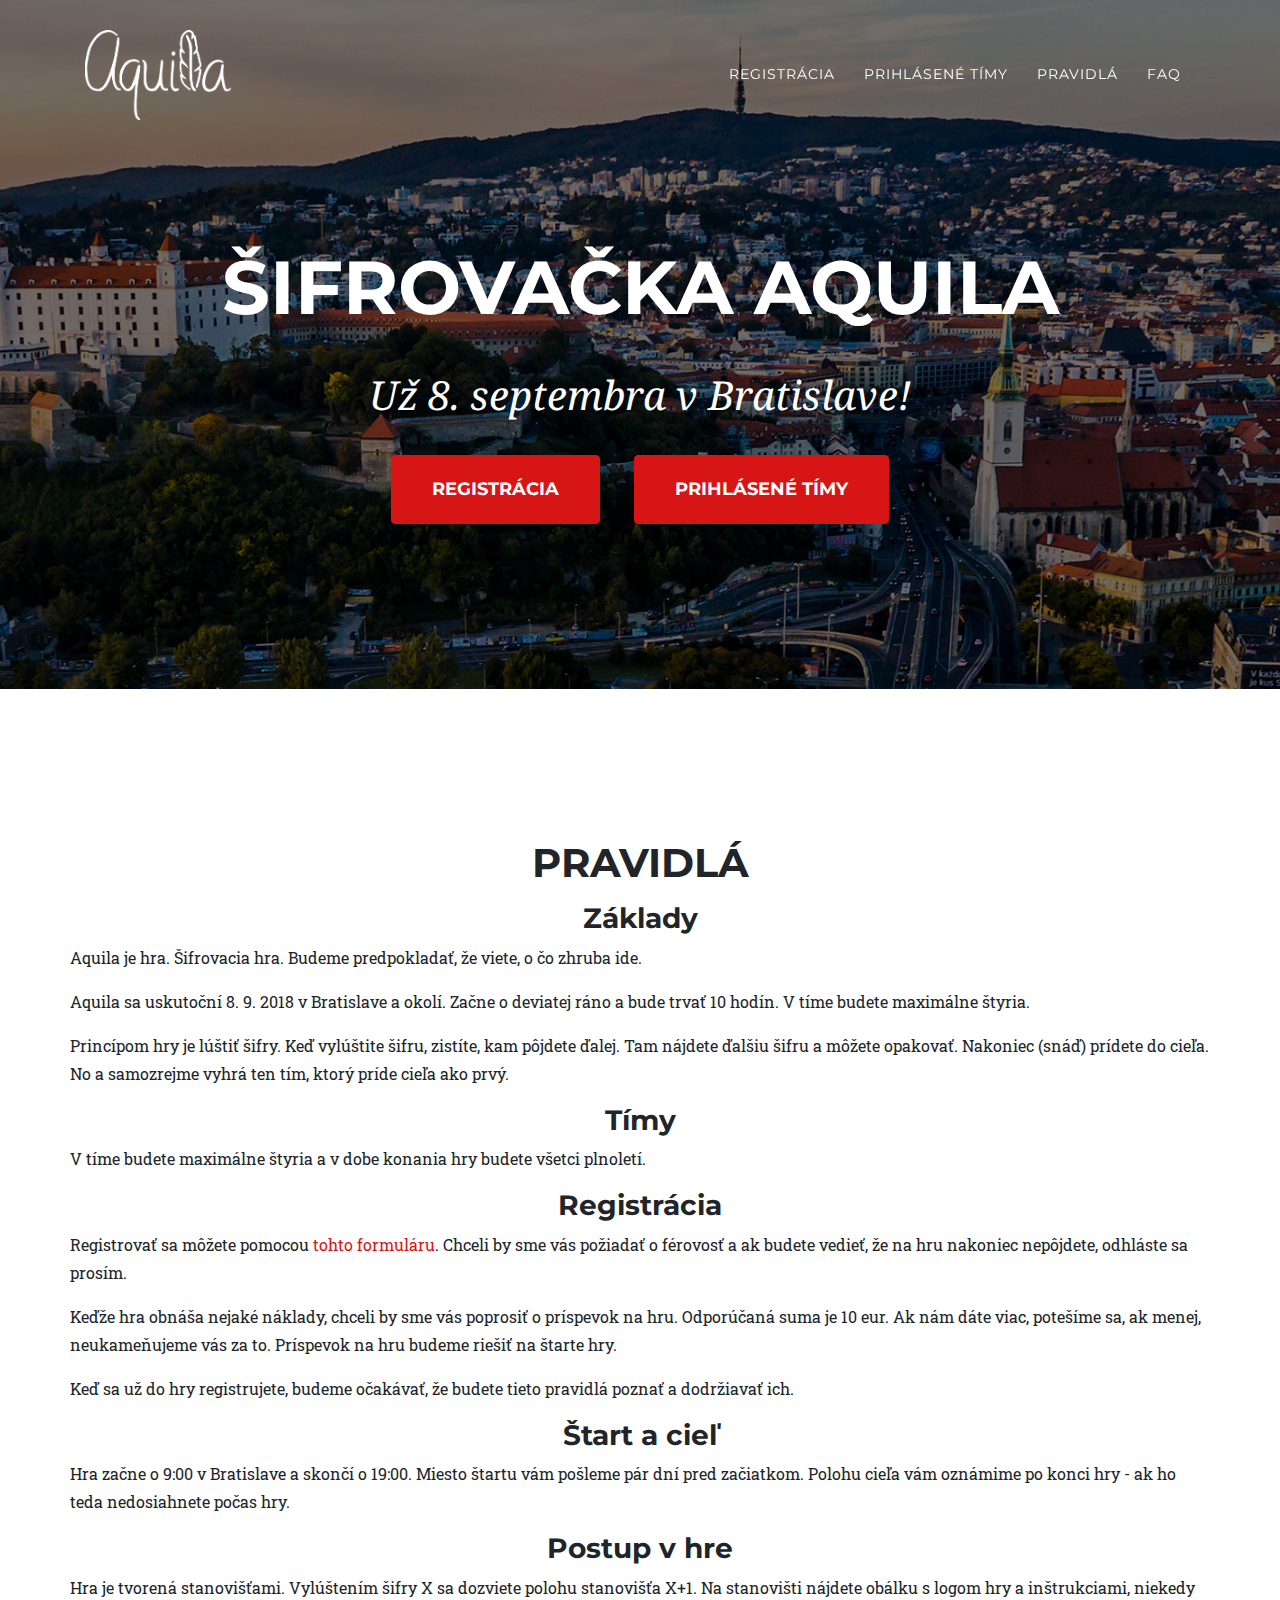
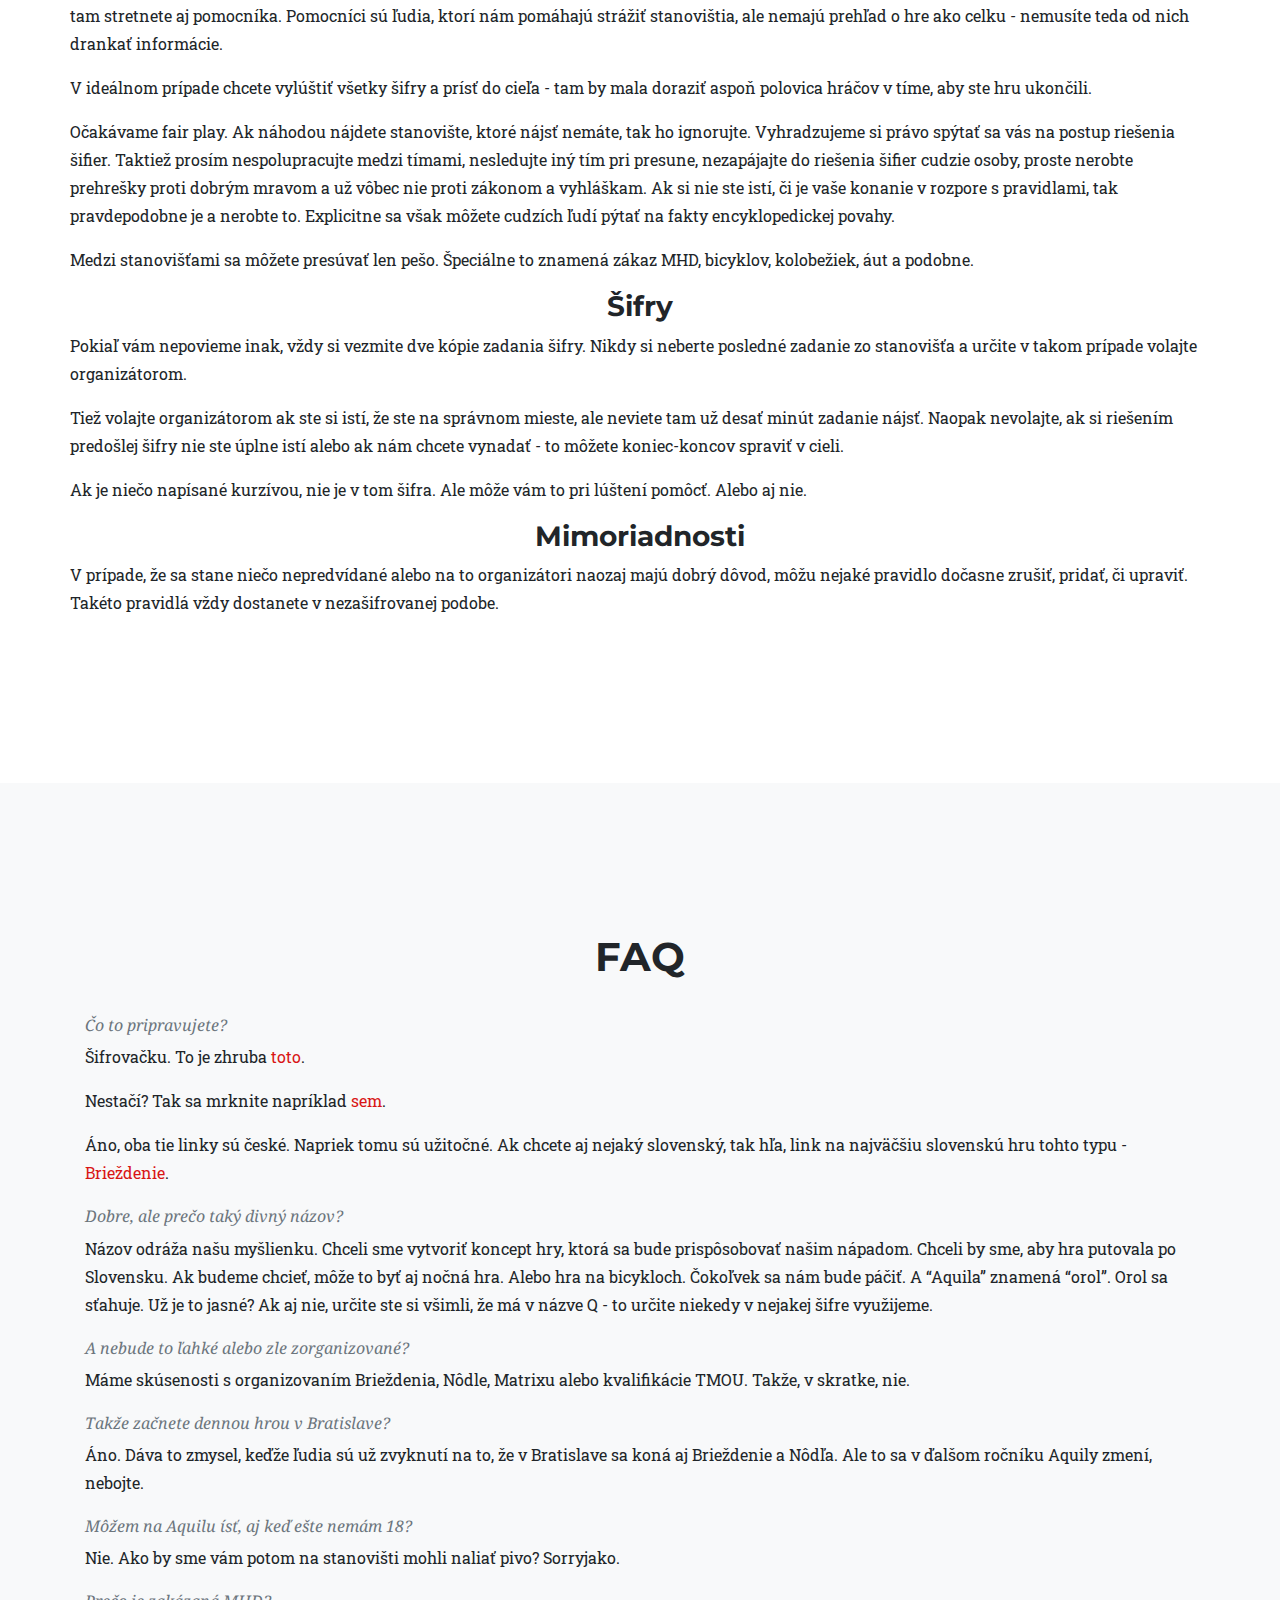
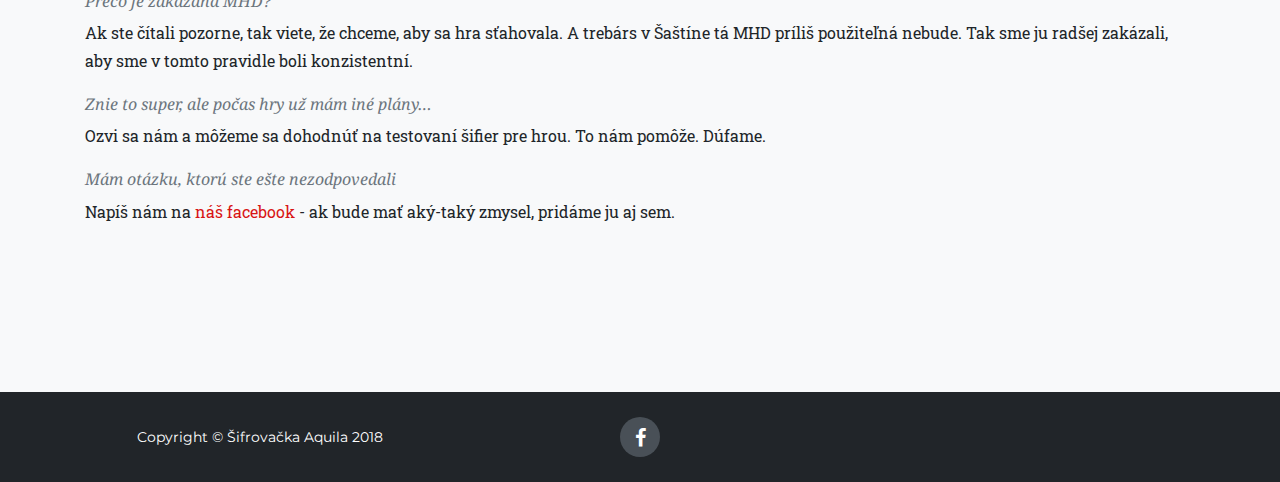
<file: index.html>
<!DOCTYPE html>
<html lang="en">

  <head>

    <meta charset="utf-8">
    <meta name="viewport" content="width=device-width, initial-scale=1, shrink-to-fit=no">
    <meta name="description" content="">
    <meta name="author" content="">

    <title>Šifrovačka Aquila</title>

    <link rel="shortcut icon" type="image/png" href="./img/logo/aquila-favicon.png"/>
    
    <!-- Bootstrap core CSS -->
    <link href="vendor/bootstrap/css/bootstrap.min.css" rel="stylesheet">

    <!-- Custom fonts for this template -->
    <link href="vendor/font-awesome/css/font-awesome.min.css" rel="stylesheet" type="text/css">
    <link href="https://fonts.googleapis.com/css?family=Montserrat:400,700" rel="stylesheet" type="text/css">
    <link href='https://fonts.googleapis.com/css?family=Kaushan+Script' rel='stylesheet' type='text/css'>
    <link href='https://fonts.googleapis.com/css?family=Droid+Serif:400,700,400italic,700italic' rel='stylesheet' type='text/css'>
    <link href='https://fonts.googleapis.com/css?family=Roboto+Slab:400,100,300,700' rel='stylesheet' type='text/css'>

    <!-- Custom styles for this template -->
    <link href="css/agency.css" rel="stylesheet">

  </head>

  <body id="page-top">

    <!-- Navigation -->
    <nav class="navbar navbar-expand-lg navbar-dark fixed-top" id="mainNav">
      <div class="container">
        <img class="navbar-brand js-scroll-trigger" src="./img/logo/aquila-white.png" href="#page-top" />
        <button class="navbar-toggler navbar-toggler-right" type="button" data-toggle="collapse" data-target="#navbarResponsive" aria-controls="navbarResponsive" aria-expanded="false" aria-label="Toggle navigation">
          Menu
          <i class="fa fa-bars"></i>
        </button>
        <div class="collapse navbar-collapse" id="navbarResponsive">
          <ul class="navbar-nav text-uppercase ml-auto">
            <li class="nav-item">
              <a class="nav-link js-scroll-trigger" href="https://docs.google.com/forms/d/e/1FAIpQLSfkyG2mcQSisIxhL8tDNxUPoaP0qDBKCbi5rV-rccsHe6HWQQ/viewform?usp=sf_link">Registrácia</a>
            </li>
            <li class="nav-item">
              <a class="nav-link js-scroll-trigger" href="https://docs.google.com/spreadsheets/d/e/2PACX-1vRgHJC3dTJpcRDCKvXucSgHn-q_OjIDdZh2goTKJ2xRwLQq72-JA6IcVkEl0mKQWgMII79I3UInBbsK/pubhtml?gid=801756298&single=true">Prihlásené tímy</a>
            </li>
            <li class="nav-item">
              <a class="nav-link js-scroll-trigger" href="#rules">Pravidlá</a>
            </li>
            <li class="nav-item">
              <a class="nav-link js-scroll-trigger" href="#faq">FAQ</a>
            </li>
          </ul>
        </div>
      </div>
    </nav>

    <!-- Header -->
    <header class="masthead">
      <div class="container">
        <div class="intro-text">
          <div class="intro-heading text-uppercase">Šifrovačka Aquila</div>
          <div class="intro-lead-in">Už 8. septembra v Bratislave!</div>
          <a class="btn btn-primary btn-xl text-uppercase js-scroll-trigger" href="https://docs.google.com/forms/d/e/1FAIpQLSfkyG2mcQSisIxhL8tDNxUPoaP0qDBKCbi5rV-rccsHe6HWQQ/viewform?usp=sf_link">Registrácia</a>
          <a class="btn btn-primary btn-xl text-uppercase js-scroll-trigger" href="https://docs.google.com/spreadsheets/d/e/2PACX-1vRgHJC3dTJpcRDCKvXucSgHn-q_OjIDdZh2goTKJ2xRwLQq72-JA6IcVkEl0mKQWgMII79I3UInBbsK/pubhtml?gid=801756298&single=true">Prihlásené tímy</a>
        </div>
      </div>
    </header>

    <!-- Services -->
    <section id="rules">
      <div class="container">
        <div class="row">
          <div class="col-lg-12 text-center">
            <h2 class="section-heading text-uppercase">Pravidlá</h2>
          </div>
          <div class="col-lg-12 text-center"><h3 class="section-heading">Základy</h3></div>
<p>Aquila je hra. Šifrovacia hra. Budeme predpokladať, že viete, o čo zhruba ide.</p>
<p>Aquila sa uskutoční 8. 9. 2018 v Bratislave a okolí. Začne o deviatej ráno a bude trvať 10 hodín. V tíme budete maximálne štyria.</p>
<p>Princípom hry je lúštiť šifry. Keď vylúštite šifru, zistíte, kam pôjdete ďalej. Tam nájdete ďalšiu šifru a môžete opakovať. Nakoniec (snáď) prídete do cieľa. No a samozrejme vyhrá ten tím, ktorý príde cieľa ako prvý.</p>
<div class="col-lg-12 text-center"><h3 class="section-heading">Tímy</h3></div>
<p>V tíme budete maximálne štyria a v dobe konania hry budete všetci plnoletí.</p>
<div class="col-lg-12 text-center"><h3 class="section-heading">Registrácia</h3></div>
<p>Registrovať sa môžete pomocou <a href="https://docs.google.com/forms/d/e/1FAIpQLSfkyG2mcQSisIxhL8tDNxUPoaP0qDBKCbi5rV-rccsHe6HWQQ/viewform?usp=sf_link">tohto formuláru</a>. Chceli by sme vás požiadať o férovosť a ak budete vedieť, že na hru nakoniec nepôjdete, odhláste sa prosím.</p>
<p>Keďže hra obnáša nejaké náklady, chceli by sme vás poprosiť o príspevok na hru. Odporúčaná suma je 10 eur. Ak nám dáte viac, potešíme sa, ak menej, neukameňujeme vás za to. Príspevok na hru budeme riešiť na štarte hry.</p>
<p>Keď sa už do hry registrujete, budeme očakávať, že budete tieto pravidlá poznať a dodržiavať ich.</p>
<div class="col-lg-12 text-center"><h3 class="section-heading">Štart a cieľ</h3></div>
<p>Hra začne o 9:00 v Bratislave a skončí o 19:00. Miesto štartu vám pošleme pár dní pred začiatkom. Polohu cieľa vám oznámime po konci hry - ak ho teda nedosiahnete počas hry.</p>
<div class="col-lg-12 text-center"><h3 class="section-heading">Postup v hre</h3></div>
<p>Hra je tvorená stanovišťami. Vylúštením šifry X sa dozviete polohu stanovišťa X+1. Na stanovišti nájdete obálku s logom hry a inštrukciami, niekedy tam stretnete aj pomocníka. Pomocníci sú ľudia, ktorí nám pomáhajú strážiť stanovištia, ale nemajú prehľad o hre ako celku - nemusíte teda od nich drankať informácie.</p>
<p>V ideálnom prípade chcete vylúštiť všetky šifry a prísť do cieľa - tam by mala doraziť aspoň polovica hráčov v tíme, aby ste hru ukončili.</p>
<p>Očakávame fair play. Ak náhodou nájdete stanovište, ktoré nájsť nemáte, tak ho ignorujte. Vyhradzujeme si právo spýtať sa vás na postup riešenia šifier. Taktiež prosím nespolupracujte medzi tímami, nesledujte iný tím pri presune, nezapájajte do riešenia šifier cudzie osoby, proste nerobte prehrešky proti dobrým mravom a už vôbec nie proti zákonom a vyhláškam. Ak si nie ste istí, či je vaše konanie v rozpore s pravidlami, tak pravdepodobne je a nerobte to. Explicitne sa však môžete cudzích ľudí pýtať na fakty encyklopedickej povahy.</p>
<p>Medzi stanovišťami sa môžete presúvať len pešo. Špeciálne to znamená zákaz MHD, bicyklov, kolobežiek, áut a podobne.</p>
<div class="col-lg-12 text-center"><h3 class="section-heading">Šifry</h3></div>
<p>Pokiaľ vám nepovieme inak, vždy si vezmite dve kópie zadania šifry. Nikdy si neberte posledné zadanie zo stanovišťa a určite v takom prípade volajte organizátorom.</p>
<p>Tiež volajte organizátorom ak ste si istí, že ste na správnom mieste, ale neviete tam už desať minút zadanie nájsť. Naopak nevolajte, ak si riešením predošlej šifry nie ste úplne istí alebo ak nám chcete vynadať - to môžete koniec-koncov spraviť v cieli.</p>
<p>Ak je niečo napísané kurzívou, nie je v tom šifra. Ale môže vám to pri lúštení pomôcť. Alebo aj nie.</p>
<div class="col-lg-12 text-center"><h3 class="section-heading">Mimoriadnosti</h3></div>
<p>V prípade, že sa stane niečo nepredvídané alebo na to organizátori naozaj majú dobrý dôvod, môžu nejaké pravidlo dočasne zrušiť, pridať, či upraviť. Takéto pravidlá vždy dostanete v nezašifrovanej podobe.</p>
        </div>
      </div>
    </section>

    <!-- FAQ -->
    <section class="bg-light" id="faq">
      <div class="container">
        <div class="row">
          <div class="col-lg-12 text-center">
            <h2 class="section-heading text-uppercase">FAQ</h2>
          </div>
          <div class="col">
          <h3 class="section-subheading text-muted">Čo to pripravujete?</h3>
<p>Šifrovačku. To je zhruba <a href="https://cs.wikipedia.org/wiki/%C5%A0ifrovac%C3%AD_hra">toto</a>.</p>

<p>Nestačí? Tak sa mrknite napríklad <a href="https://sifrovacky.cz/o-sifrovackach">sem</a>.</p>

<p>Áno, oba tie linky sú české. Napriek tomu sú užitočné. Ak chcete aj nejaký slovenský, tak hľa, link na najväčšiu slovenskú hru tohto typu - <a href="http://www.sifrovacka.sk/2018/">Brieždenie</a>.</p>

<h3 class="section-subheading text-muted">Dobre, ale prečo taký divný názov?</h3>
<p>Názov odráža našu myšlienku. Chceli sme vytvoriť koncept hry, ktorá sa bude prispôsobovať našim nápadom. Chceli by sme, aby hra putovala po Slovensku. Ak budeme chcieť, môže to byť aj nočná hra. Alebo hra na bicykloch. Čokoľvek sa nám bude páčiť. A “Aquila” znamená “orol”. Orol sa sťahuje. Už je to jasné? Ak aj nie, určite ste si všimli, že má v názve Q - to určite niekedy v nejakej šifre využijeme.</p>

<h3 class="section-subheading text-muted">A nebude to ľahké alebo zle zorganizované?</h3>
<p>Máme skúsenosti s organizovaním Brieždenia, Nôdle, Matrixu alebo kvalifikácie TMOU. Takže, v skratke, nie.</p>

<h3 class="section-subheading text-muted">Takže začnete dennou hrou v Bratislave?</h3>
<p>Áno. Dáva to zmysel, keďže ľudia sú už zvyknutí na to, že v Bratislave sa koná aj Brieždenie a Nôdľa. Ale to sa v ďalšom ročníku Aquily zmení, nebojte.</p>

<h3 class="section-subheading text-muted">Môžem na Aquilu ísť, aj keď ešte nemám 18?</h3>
<p>Nie. Ako by sme vám potom na stanovišti mohli naliať pivo? Sorryjako.</p>

<h3 class="section-subheading text-muted">Prečo je zakázaná MHD?</h3>
<p>Ak ste čítali pozorne, tak viete, že chceme, aby sa hra sťahovala. A trebárs v Šaštíne tá MHD príliš použiteľná nebude. Tak sme ju radšej zakázali, aby sme v tomto pravidle boli konzistentní.</p>

<h3 class="section-subheading text-muted">Znie to super, ale počas hry už mám iné plány…</h3>
<p>Ozvi sa nám a môžeme sa dohodnúť na testovaní šifier pre hrou. To nám pomôže. Dúfame.</p>

<h3 class="section-subheading text-muted">Mám otázku, ktorú ste ešte nezodpovedali</h3>
<p>Napíš nám na <a href="https://www.facebook.com/aquilahra/">náš facebook</a> - ak bude mať aký-taký zmysel, pridáme ju aj sem.</p>

        </div>
        </div>
      </div>
    </section>

    
    <!-- Footer -->
    <footer>
      <div class="container">
        <div class="row">
          <div class="col-md-4">
            <span class="copyright">Copyright &copy; Šifrovačka Aquila 2018</span>
          </div>
          <div class="col-md-4">
            <ul class="list-inline social-buttons">
              <li class="list-inline-item">
                <a href="https://www.facebook.com/aquilahra/">
                  <i class="fa fa-facebook"></i>
                </a>
              </li>
            </ul>
          </div>
        </div>
      </div>
    </footer>


    <!-- Bootstrap core JavaScript -->
    <script src="vendor/jquery/jquery.min.js"></script>
    <script src="vendor/bootstrap/js/bootstrap.bundle.min.js"></script>

    <!-- Plugin JavaScript -->
    <script src="vendor/jquery-easing/jquery.easing.min.js"></script>

    <!-- Contact form JavaScript -->
    <script src="js/jqBootstrapValidation.js"></script>
    <script src="js/contact_me.js"></script>

    <!-- Custom scripts for this template -->
    <script src="js/agency.min.js"></script>

  </body>

</html>
</file>
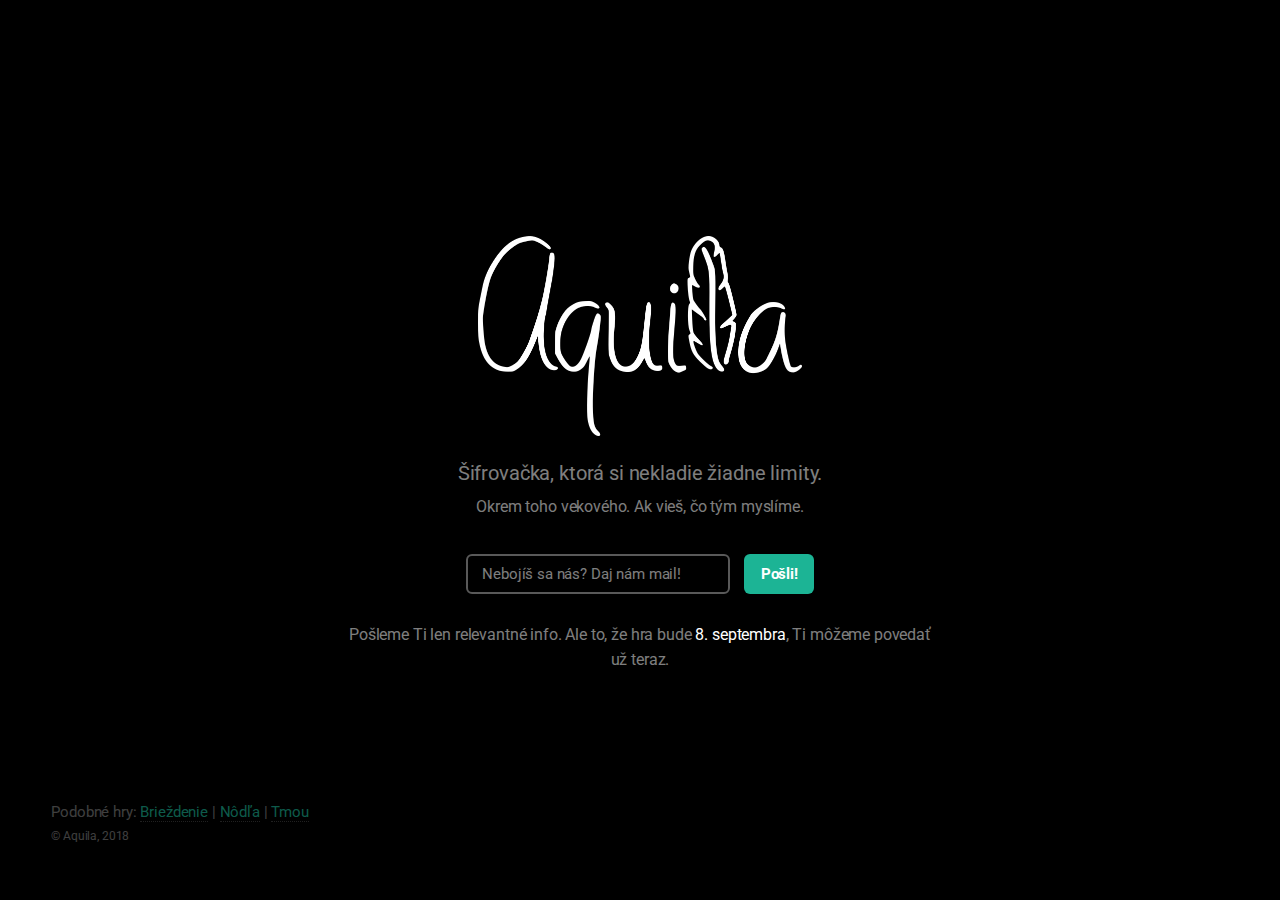
<file: landing/index.html>
<!DOCTYPE HTML>
<html>

<head>
	<title>Aquila</title>
	<link rel="shortcut icon" type="image/png" href="favicon.png" />
	<meta charset="utf-8" />
	<meta name="viewport" content="width=device-width, initial-scale=1, user-scalable=no" />
	<!--[if lte IE 8]><script src="assets/js/ie/html5shiv.js"></script><![endif]-->
	<link rel="stylesheet" href="assets/css/main.css" />
	<!--[if lte IE 8]><link rel="stylesheet" href="assets/css/ie8.css" /><![endif]-->
	<!--[if lte IE 9]><link rel="stylesheet" href="assets/css/ie9.css" /><![endif]-->
</head>

<body>
	<div class="vsetko">
		<!-- Header -->
		<header id="header">
			<div class="logo">
				<img src="aquila_text.png" height="200" />
			</div>
			<p>Šifrovačka, ktorá si nekladie žiadne limity.
				<br/>
				<span class="bla">Okrem toho vekového. Ak vieš, čo tým myslíme.</span>
			</p>
		</header>

		<!-- Signup Form -->
		<form id="signup-form" method="post" action="send_email.php">
			<input type="email" name="email" id="email" placeholder="Nebojíš sa nás? Daj nám mail!" />
			<input type="submit" value="Pošli!" />
		</form>
		<p>
			<span class="bla">Pošleme Ti len relevantné info. Ale to, že hra bude
				<span class="white">8. septembra</span>, Ti môžeme povedať už teraz.</span>
		</p>
	</div>
	<!-- Footer -->
	<footer id="footer">
		Podobné hry:
		<a href="http://sifrovacka.sk">Brieždenie</a> |
		<a href="http://nodla.sk">Nôdľa</a> |
		<a href="http://tmou.cz">Tmou</a>
		<ul class="copyright">
			<li>&copy; Aquila, 2018</li>
		</ul>
	</footer>


	<!-- Scripts -->
	<!--[if lte IE 8]><script src="assets/js/ie/respond.min.js"></script><![endif]-->

</body>

</html>
</file>
<file: css/agency.css>
body {
  overflow-x: hidden;
  font-family: "Roboto Slab", "Helvetica Neue", Helvetica, Arial, sans-serif;
}

p {
  line-height: 1.75;
}

a {
  color: #d81515;
}
a:hover {
  color: #aa1010;
}

.text-primary {
  color: #d81515 !important;
}

h1,
h2,
h3,
h4,
h5,
h6 {
  font-weight: 700;
  font-family: "Montserrat", "Helvetica Neue", Helvetica, Arial, sans-serif;
}

section {
  padding: 100px 0;
}
section h2.section-heading {
  font-size: 40px;
  margin-top: 0;
  margin-bottom: 15px;
}
section h3.section-subheading {
  font-size: 16px;
  font-weight: 400;
  font-style: italic;
  margin-top: 20px;
  text-transform: none;
  font-family: "Droid Serif", "Helvetica Neue", Helvetica, Arial, sans-serif;
}

@media (min-width: 768px) {
  section {
    padding: 150px 0;
  }
}
.btn {
  font-family: "Montserrat", "Helvetica Neue", Helvetica, Arial, sans-serif;
  font-weight: 700;
}

.btn-xl {
  font-size: 18px;
  padding: 20px 40px;
  margin: 15px;
}

.btn-primary {
  background-color: #d81515;
  border-color: #d81515;
}
.btn-primary:active, .btn-primary:focus, .btn-primary:hover {
  background-color: #b51212 !important;
  border-color: #b51212 !important;
  color: white;
}
.btn-primary:active, .btn-primary:focus {
  box-shadow: 0 0 0 0.2rem rgba(254, 209, 55, 0.5) !important;
}

::-moz-selection {
  background: #d81515;
  text-shadow: none;
}

::selection {
  background: #d81515;
  text-shadow: none;
}

img::selection {
  background: transparent;
}

img::-moz-selection {
  background: transparent;
}

#mainNav {
  background-color: #212529;
}
#mainNav .navbar-toggler {
  font-size: 12px;
  right: 0;
  padding: 13px;
  text-transform: uppercase;
  color: white;
  border: 0;
  background-color: #d81515;
  font-family: "Montserrat", "Helvetica Neue", Helvetica, Arial, sans-serif;
}
#mainNav .navbar-brand {
  border: 10px;
  height: 100px;
}
#mainNav .navbar-brand.active, #mainNav .navbar-brand:active, #mainNav .navbar-brand:focus, #mainNav .navbar-brand:hover {
  color: #aa1010;
}
#mainNav .navbar-nav .nav-item .nav-link {
  font-size: 90%;
  font-weight: 400;
  padding: 0.75em 0;
  letter-spacing: 1px;
  color: white;
  font-family: "Montserrat", "Helvetica Neue", Helvetica, Arial, sans-serif;
}
#mainNav .navbar-nav .nav-item .nav-link.active, #mainNav .navbar-nav .nav-item .nav-link:hover {
  color: #d81515;
}

@media (min-width: 992px) {
  #mainNav {
    padding-top: 25px;
    padding-bottom: 25px;
    -webkit-transition: padding-top 0.3s, padding-bottom 0.3s;
    -moz-transition: padding-top 0.3s, padding-bottom 0.3s;
    transition: padding-top 0.3s, padding-bottom 0.3s;
    border: none;
    background-color: transparent;
  }
  #mainNav .navbar-nav .nav-item .nav-link {
    padding: 1.1em 1em !important;
  }
  #mainNav .navbar-brand {
    -webkit-transition: height 0.3s;
    -moz-transition: height 0.3s;
    transition: height 0.3s;
  }
  #mainNav.navbar-shrink {
    padding-top: 10px;
    padding-bottom: 10px;
    background-color: #212529;
  }
  #mainNav.navbar-shrink .navbar-brand {
    height: 70px;
  }
}
header.masthead {
  text-align: center;
  color: white;
  background-image: url("../img/hrad_dunaj_ufo_lod.jpg");
  background-repeat: no-repeat;
  background-attachment: scroll;
  background-position: center center;
  -webkit-background-size: cover;
  -moz-background-size: cover;
  -o-background-size: cover;
  background-size: cover;
}
header.masthead .intro-text {
  padding-top: 150px;
  padding-bottom: 100px;
}
header.masthead .intro-text .intro-lead-in {
  font-size: 22px;
  font-style: italic;
  line-height: 22px;
  margin-bottom: 25px;
  font-family: "Droid Serif", "Helvetica Neue", Helvetica, Arial, sans-serif;
}
header.masthead .intro-text .intro-heading {
  font-size: 50px;
  font-weight: 700;
  line-height: 50px;
  margin-bottom: 25px;
  font-family: "Montserrat", "Helvetica Neue", Helvetica, Arial, sans-serif;
}

@media (min-width: 768px) {
  header.masthead .intro-text {
    padding-top: 250px;
    padding-bottom: 150px;
  }
  header.masthead .intro-text .intro-lead-in {
    font-size: 40px;
    font-style: italic;
    line-height: 40px;
    margin-bottom: 25px;
    font-family: "Droid Serif", "Helvetica Neue", Helvetica, Arial, sans-serif;
  }
  header.masthead .intro-text .intro-heading {
    font-size: 75px;
    font-weight: 700;
    line-height: 75px;
    margin-bottom: 50px;
    font-family: "Montserrat", "Helvetica Neue", Helvetica, Arial, sans-serif;
  }
}
.service-heading {
  margin: 15px 0;
  text-transform: none;
}

#portfolio .portfolio-item {
  right: 0;
  margin: 0 0 15px;
}
#portfolio .portfolio-item .portfolio-link {
  position: relative;
  display: block;
  max-width: 400px;
  margin: 0 auto;
  cursor: pointer;
}
#portfolio .portfolio-item .portfolio-link .portfolio-hover {
  position: absolute;
  width: 100%;
  height: 100%;
  -webkit-transition: all ease 0.5s;
  -moz-transition: all ease 0.5s;
  transition: all ease 0.5s;
  opacity: 0;
  background: rgba(216, 21, 21, 0.9);
}
#portfolio .portfolio-item .portfolio-link .portfolio-hover:hover {
  opacity: 1;
}
#portfolio .portfolio-item .portfolio-link .portfolio-hover .portfolio-hover-content {
  font-size: 20px;
  position: absolute;
  top: 50%;
  width: 100%;
  height: 20px;
  margin-top: -12px;
  text-align: center;
  color: white;
}
#portfolio .portfolio-item .portfolio-link .portfolio-hover .portfolio-hover-content i {
  margin-top: -12px;
}
#portfolio .portfolio-item .portfolio-link .portfolio-hover .portfolio-hover-content h3,
#portfolio .portfolio-item .portfolio-link .portfolio-hover .portfolio-hover-content h4 {
  margin: 0;
}
#portfolio .portfolio-item .portfolio-caption {
  max-width: 400px;
  margin: 0 auto;
  padding: 25px;
  text-align: center;
  background-color: #fff;
}
#portfolio .portfolio-item .portfolio-caption h4 {
  margin: 0;
  text-transform: none;
}
#portfolio .portfolio-item .portfolio-caption p {
  font-size: 16px;
  font-style: italic;
  margin: 0;
  font-family: "Droid Serif", "Helvetica Neue", Helvetica, Arial, sans-serif;
}
#portfolio * {
  z-index: 2;
}

@media (min-width: 767px) {
  #portfolio .portfolio-item {
    margin: 0 0 30px;
  }
}
.portfolio-modal {
  padding-right: 0px !important;
}
.portfolio-modal .modal-dialog {
  margin: 1rem;
  max-width: 100vw;
}
.portfolio-modal .modal-content {
  padding: 100px 0;
  text-align: center;
}
.portfolio-modal .modal-content h2 {
  font-size: 3em;
  margin-bottom: 15px;
}
.portfolio-modal .modal-content p {
  margin-bottom: 30px;
}
.portfolio-modal .modal-content p.item-intro {
  font-size: 16px;
  font-style: italic;
  margin: 20px 0 30px;
  font-family: "Droid Serif", "Helvetica Neue", Helvetica, Arial, sans-serif;
}
.portfolio-modal .modal-content ul.list-inline {
  margin-top: 0;
  margin-bottom: 30px;
}
.portfolio-modal .modal-content img {
  margin-bottom: 30px;
}
.portfolio-modal .modal-content button {
  cursor: pointer;
}
.portfolio-modal .close-modal {
  position: absolute;
  top: 25px;
  right: 25px;
  width: 75px;
  height: 75px;
  cursor: pointer;
  background-color: transparent;
}
.portfolio-modal .close-modal:hover {
  opacity: 0.3;
}
.portfolio-modal .close-modal .lr {
  /* Safari and Chrome */
  z-index: 1051;
  width: 1px;
  height: 75px;
  margin-left: 35px;
  /* IE 9 */
  -webkit-transform: rotate(45deg);
  -ms-transform: rotate(45deg);
  transform: rotate(45deg);
  background-color: #212529;
}
.portfolio-modal .close-modal .lr .rl {
  /* Safari and Chrome */
  z-index: 1052;
  width: 1px;
  height: 75px;
  /* IE 9 */
  -webkit-transform: rotate(90deg);
  -ms-transform: rotate(90deg);
  transform: rotate(90deg);
  background-color: #212529;
}
.timeline {
  position: relative;
  padding: 0;
  list-style: none;
}
.timeline:before {
  position: absolute;
  top: 0;
  bottom: 0;
  left: 40px;
  width: 2px;
  margin-left: -1.5px;
  content: "";
  background-color: #e9ecef;
}
.timeline > li {
  position: relative;
  min-height: 50px;
  margin-bottom: 50px;
}
.timeline > li:after, .timeline > li:before {
  display: table;
  content: " ";
}
.timeline > li:after {
  clear: both;
}
.timeline > li .timeline-panel {
  position: relative;
  float: right;
  width: 100%;
  padding: 0 20px 0 100px;
  text-align: left;
}
.timeline > li .timeline-panel:before {
  right: auto;
  left: -15px;
  border-right-width: 15px;
  border-left-width: 0;
}
.timeline > li .timeline-panel:after {
  right: auto;
  left: -14px;
  border-right-width: 14px;
  border-left-width: 0;
}
.timeline > li .timeline-image {
  position: absolute;
  z-index: 100;
  left: 0;
  width: 80px;
  height: 80px;
  margin-left: 0;
  text-align: center;
  color: white;
  border: 7px solid #e9ecef;
  border-radius: 100%;
  background-color: #d81515;
}
.timeline > li .timeline-image h4 {
  font-size: 10px;
  line-height: 14px;
  margin-top: 12px;
}
.timeline > li.timeline-inverted > .timeline-panel {
  float: right;
  padding: 0 20px 0 100px;
  text-align: left;
}
.timeline > li.timeline-inverted > .timeline-panel:before {
  right: auto;
  left: -15px;
  border-right-width: 15px;
  border-left-width: 0;
}
.timeline > li.timeline-inverted > .timeline-panel:after {
  right: auto;
  left: -14px;
  border-right-width: 14px;
  border-left-width: 0;
}
.timeline > li:last-child {
  margin-bottom: 0;
}
.timeline .timeline-heading h4 {
  margin-top: 0;
  color: inherit;
}
.timeline .timeline-heading h4.subheading {
  text-transform: none;
}
.timeline .timeline-body > ul,
.timeline .timeline-body > p {
  margin-bottom: 0;
}

@media (min-width: 768px) {
  .timeline:before {
    left: 50%;
  }
  .timeline > li {
    min-height: 100px;
    margin-bottom: 100px;
  }
  .timeline > li .timeline-panel {
    float: left;
    width: 41%;
    padding: 0 20px 20px 30px;
    text-align: right;
  }
  .timeline > li .timeline-image {
    left: 50%;
    width: 100px;
    height: 100px;
    margin-left: -50px;
  }
  .timeline > li .timeline-image h4 {
    font-size: 13px;
    line-height: 18px;
    margin-top: 16px;
  }
  .timeline > li.timeline-inverted > .timeline-panel {
    float: right;
    padding: 0 30px 20px 20px;
    text-align: left;
  }
}
@media (min-width: 992px) {
  .timeline > li {
    min-height: 150px;
  }
  .timeline > li .timeline-panel {
    padding: 0 20px 20px;
  }
  .timeline > li .timeline-image {
    width: 150px;
    height: 150px;
    margin-left: -75px;
  }
  .timeline > li .timeline-image h4 {
    font-size: 18px;
    line-height: 26px;
    margin-top: 30px;
  }
  .timeline > li.timeline-inverted > .timeline-panel {
    padding: 0 20px 20px;
  }
}
@media (min-width: 1200px) {
  .timeline > li {
    min-height: 170px;
  }
  .timeline > li .timeline-panel {
    padding: 0 20px 20px 100px;
  }
  .timeline > li .timeline-image {
    width: 170px;
    height: 170px;
    margin-left: -85px;
  }
  .timeline > li .timeline-image h4 {
    margin-top: 40px;
  }
  .timeline > li.timeline-inverted > .timeline-panel {
    padding: 0 100px 20px 20px;
  }
}
.team-member {
  margin-bottom: 50px;
  text-align: center;
}
.team-member img {
  width: 225px;
  height: 225px;
  border: 7px solid #fff;
}
.team-member h4 {
  margin-top: 25px;
  margin-bottom: 0;
  text-transform: none;
}
.team-member p {
  margin-top: 0;
}

section#contact {
  background-color: #212529;
  background-image: url("../img/map-image.png");
  background-repeat: no-repeat;
  background-position: center;
}
section#contact .section-heading {
  color: #fff;
}
section#contact .form-group {
  margin-bottom: 25px;
}
section#contact .form-group input,
section#contact .form-group textarea {
  padding: 20px;
}
section#contact .form-group input.form-control {
  height: auto;
}
section#contact .form-group textarea.form-control {
  height: 248px;
}
section#contact .form-control:focus {
  border-color: #d81515;
  box-shadow: none;
}
section#contact ::-webkit-input-placeholder {
  font-weight: 700;
  color: #ced4da;
  font-family: "Montserrat", "Helvetica Neue", Helvetica, Arial, sans-serif;
}
section#contact :-moz-placeholder {
  font-weight: 700;
  color: #ced4da;
  /* Firefox 18- */
  font-family: "Montserrat", "Helvetica Neue", Helvetica, Arial, sans-serif;
}
section#contact ::-moz-placeholder {
  font-weight: 700;
  color: #ced4da;
  /* Firefox 19+ */
  font-family: "Montserrat", "Helvetica Neue", Helvetica, Arial, sans-serif;
}
section#contact :-ms-input-placeholder {
  font-weight: 700;
  color: #ced4da;
  font-family: "Montserrat", "Helvetica Neue", Helvetica, Arial, sans-serif;
}

footer {
  background-color: #212529;
  padding: 25px 0;
  text-align: center;
}
footer span.copyright {
  color: white;
  font-size: 90%;
  line-height: 40px;
  text-transform: none;
  font-family: "Montserrat", "Helvetica Neue", Helvetica, Arial, sans-serif;
}
footer ul.quicklinks {
  font-size: 90%;
  line-height: 40px;
  margin-bottom: 0;
  text-transform: none;
  font-family: "Montserrat", "Helvetica Neue", Helvetica, Arial, sans-serif;
}

ul.social-buttons {
  margin-bottom: 0;
}
ul.social-buttons li a {
  font-size: 20px;
  line-height: 40px;
  display: block;
  width: 40px;
  height: 40px;
  -webkit-transition: all 0.3s;
  -moz-transition: all 0.3s;
  transition: all 0.3s;
  color: white;
  border-radius: 100%;
  outline: none;
  background-color: #495057;
}
ul.social-buttons li a:active, ul.social-buttons li a:focus, ul.social-buttons li a:hover {
  background-color: #d81515;
}

/*# sourceMappingURL=agency.css.map */
</file>
<file: landing/assets/css/ie8.css>
/*
	Eventually by HTML5 UP
	html5up.net | @ajlkn
	Free for personal and commercial use under the CCA 3.0 license (html5up.net/license)
*/

/* BG */

	#bg {
		-ms-filter: "progid:DXImageTransform.Microsoft.Alpha(Opacity=25)";
	}

/* Type */

	body, input, select, textarea {
		color: #fff;
	}

/* Form */

	input[type="text"],
	input[type="password"],
	input[type="email"],
	select,
	textarea {
		border: solid 2px #fff;
	}
</file>
<file: landing/assets/css/ie9.css>
/*
	Eventually by HTML5 UP
	html5up.net | @ajlkn
	Free for personal and commercial use under the CCA 3.0 license (html5up.net/license)
*/

/* Signup Form */

	#signup-form > * {
		display: inline-block;
		vertical-align: top;
	}
</file>
<file: landing/assets/css/main.css>
@import url(font-awesome.min.css);
@import url("https://fonts.googleapis.com/css?family=Roboto:400,700");

/*
	Eventually by HTML5 UP
	html5up.net | @ajlkn
	Free for personal and commercial use under the CCA 3.0 license (html5up.net/license)
*/

/* Reset */

html,
body,
div,
span,
applet,
object,
iframe,
h1,
h2,
h3,
h4,
h5,
h6,
p,
blockquote,
pre,
a,
abbr,
acronym,
address,
big,
cite,
code,
del,
dfn,
em,
img,
ins,
kbd,
q,
s,
samp,
small,
strike,
strong,
sub,
sup,
tt,
var,
b,
u,
i,
center,
dl,
dt,
dd,
ol,
ul,
li,
fieldset,
form,
label,
legend,
table,
caption,
tbody,
tfoot,
thead,
tr,
th,
td,
article,
aside,
canvas,
details,
embed,
figure,
figcaption,
footer,
header,
hgroup,
menu,
nav,
output,
ruby,
section,
summary,
time,
mark,
audio,
video {
  margin: 0;
  padding: 0;
  border: 0;
  font-size: 100%;
  font: inherit;
  vertical-align: baseline;
}

article,
aside,
details,
figcaption,
figure,
footer,
header,
hgroup,
menu,
nav,
section {
  display: block;
}

body {
  line-height: 1;
}

ol,
ul {
  list-style: none;
}

blockquote,
q {
  quotes: none;
}

blockquote:before,
blockquote:after,
q:before,
q:after {
  content: "";
  content: none;
}

table {
  border-collapse: collapse;
  border-spacing: 0;
}

body {
  -webkit-text-size-adjust: none;
}

/* Box Model */

*,
*:before,
*:after {
  -moz-box-sizing: border-box;
  -webkit-box-sizing: border-box;
  box-sizing: border-box;
}

/* Basic */

@-ms-viewport {
  width: device-width;
}

body {
  -ms-overflow-style: scrollbar;
}

@media screen and (max-width: 480px) {
  html,
  body {
    min-width: 320px;
  }
}

html,
body {
  height: 100%;
  overflow-x: hidden;
  width: 100%;
}

@media screen and (max-height: 640px) {
  html,
  body {
    height: auto;
    min-height: 100%;
  }
}

body {
  display: -moz-flex;
  display: -webkit-flex;
  display: -ms-flex;
  display: flex;
  -moz-flex-direction: column;
  -webkit-flex-direction: column;
  -ms-flex-direction: column;
  flex-direction: column;
  -moz-justify-content: center;
  -webkit-justify-content: center;
  -ms-justify-content: center;
  justify-content: center;
  background-color: #000;
  padding: 2em 4em 4em 4em;
}

body > * {
  position: relative;
  z-index: 0;
}

body.is-loading *,
body.is-loading *:before,
body.is-loading *:after {
  -moz-animation: none !important;
  -webkit-animation: none !important;
  -ms-animation: none !important;
  animation: none !important;
  -moz-transition: none !important;
  -webkit-transition: none !important;
  -ms-transition: none !important;
  transition: none !important;
}

@media screen and (max-width: 1680px) {
  body {
    padding: 6em 3.5em 3.5em 3.5em;
  }
}

@media screen and (max-width: 736px) {
  body {
    padding: 5em 2em 2em 2em;
  }
}

@media screen and (max-width: 360px) {
  body {
    padding: 5em 1.25em 1.25em 1.25em;
  }
}

/* Type */

body,
input,
select,
textarea {
  color: rgba(255, 255, 255, 0.75);
  font-family: "Roboto", sans-serif;
  font-size: 16pt;
  font-weight: 400;
  letter-spacing: -0.01em;
  line-height: 1.65em;
}

@media screen and (max-width: 1680px) {
  body,
  input,
  select,
  textarea {
    font-size: 12pt;
  }
}

@media screen and (max-width: 1280px) {
  body,
  input,
  select,
  textarea {
    font-size: 11pt;
  }
}

@media screen and (max-width: 980px) {
  body,
  input,
  select,
  textarea {
    font-size: 12pt;
  }
}

@media screen and (max-width: 736px) {
  body,
  input,
  select,
  textarea {
    font-size: 12pt;
  }
}

@media screen and (max-width: 480px) {
  body,
  input,
  select,
  textarea {
    font-size: 12pt;
  }
}

strong,
b {
  color: #fff;
  font-weight: 700;
}

em,
i {
  font-style: italic;
}

p {
  margin: 0 0 2em 0;
}

h1,
h2,
h3,
h4,
h5,
h6 {
  color: #fff;
  font-weight: 700;
  line-height: 1em;
  margin: -1em 0 2em 0;
}

h1 a,
h2 a,
h3 a,
h4 a,
h5 a,
h6 a {
  color: inherit;
  text-decoration: none;
}

h1 {
  font-size: 2.5em;
  line-height: 1.25em;
}

h2 {
  font-size: 1.75em;
  line-height: 1.5em;
}

h3 {
  font-size: 1.35em;
  line-height: 1.5em;
}

h4 {
  font-size: 1.1em;
  line-height: 1.5em;
}

h5 {
  font-size: 0.9em;
  line-height: 1.5em;
}

h6 {
  font-size: 0.7em;
  line-height: 1.5em;
}

sub {
  font-size: 0.8em;
  position: relative;
  top: 0.5em;
}

sup {
  font-size: 0.8em;
  position: relative;
  top: -0.5em;
}

blockquote {
  border-left: solid 8px rgba(255, 255, 255, 0.35);
  font-style: italic;
  margin: 0 0 2em 0;
  padding: 0.5em 0 0.5em 2em;
}

code {
  background: rgba(255, 255, 255, 0.125);
  border-radius: 6px;
  border: solid 2px rgba(255, 255, 255, 0.35);
  font-family: "Courier New", monospace;
  font-size: 0.9em;
  margin: 0 0.25em;
  padding: 0.25em 0.65em;
}

pre {
  -webkit-overflow-scrolling: touch;
  font-family: "Courier New", monospace;
  font-size: 0.9em;
  margin: 0 0 2em 0;
}

pre code {
  display: block;
  line-height: 1.75em;
  padding: 1em 1.5em;
  overflow-x: auto;
}

hr {
  border: 0;
  border-bottom: solid 2px rgba(255, 255, 255, 0.35);
  margin: 2em 0;
}

hr.major {
  margin: 3em 0;
}

/* Section/Article */

section.special,
article.special {
  text-align: center;
}

header p {
  color: rgba(255, 255, 255, 0.5);
  position: relative;
  margin: 0 0 1.5em 0;
}

header h2 + p {
  font-size: 1.25em;
  margin-top: -1em;
  line-height: 1.5em;
}

header h3 + p {
  font-size: 1.1em;
  margin-top: -0.8em;
  line-height: 1.5em;
}

header h4 + p,
header h5 + p,
header h6 + p {
  font-size: 0.9em;
  margin-top: -0.6em;
  line-height: 1.5em;
}

@media screen and (max-width: 980px) {
  header br {
    display: none;
  }
}

@media screen and (max-width: 736px) {
  header br {
    display: inline;
  }
}

@media screen and (max-width: 480px) {
  header br {
    display: none;
  }
}

/* Icon */

.icon {
  text-decoration: none;
  border-bottom: none;
  position: relative;
}

.icon:before {
  -moz-osx-font-smoothing: grayscale;
  -webkit-font-smoothing: antialiased;
  font-family: FontAwesome;
  font-style: normal;
  font-weight: normal;
  text-transform: none !important;
}

.icon > .label {
  display: none;
}

/* List */

ol {
  list-style: decimal;
  margin: 0 0 2em 0;
  padding-left: 1.25em;
}

ol li {
  padding-left: 0.25em;
}

ul {
  list-style: disc;
  margin: 0 0 2em 0;
  padding-left: 1em;
}

ul li {
  padding-left: 0.5em;
}

ul.icons {
  cursor: default;
  list-style: none;
  padding-left: 0;
}

ul.icons li {
  display: inline-block;
  padding: 0 1em 0 0;
}

ul.icons li:last-child {
  padding-right: 0;
}

ul.icons li .icon:before {
  font-size: 1.25em;
}

ul.icons li a {
  color: inherit;
}

/* Form */

@-moz-keyframes focus {
  0% {
    -moz-transform: scale(1);
    -webkit-transform: scale(1);
    -ms-transform: scale(1);
    transform: scale(1);
  }

  50% {
    -moz-transform: scale(1.025);
    -webkit-transform: scale(1.025);
    -ms-transform: scale(1.025);
    transform: scale(1.025);
  }

  100% {
    -moz-transform: scale(1);
    -webkit-transform: scale(1);
    -ms-transform: scale(1);
    transform: scale(1);
  }
}

@-webkit-keyframes focus {
  0% {
    -moz-transform: scale(1);
    -webkit-transform: scale(1);
    -ms-transform: scale(1);
    transform: scale(1);
  }

  50% {
    -moz-transform: scale(1.025);
    -webkit-transform: scale(1.025);
    -ms-transform: scale(1.025);
    transform: scale(1.025);
  }

  100% {
    -moz-transform: scale(1);
    -webkit-transform: scale(1);
    -ms-transform: scale(1);
    transform: scale(1);
  }
}

@-ms-keyframes focus {
  0% {
    -moz-transform: scale(1);
    -webkit-transform: scale(1);
    -ms-transform: scale(1);
    transform: scale(1);
  }

  50% {
    -moz-transform: scale(1.025);
    -webkit-transform: scale(1.025);
    -ms-transform: scale(1.025);
    transform: scale(1.025);
  }

  100% {
    -moz-transform: scale(1);
    -webkit-transform: scale(1);
    -ms-transform: scale(1);
    transform: scale(1);
  }
}

@keyframes focus {
  0% {
    -moz-transform: scale(1);
    -webkit-transform: scale(1);
    -ms-transform: scale(1);
    transform: scale(1);
  }

  50% {
    -moz-transform: scale(1.025);
    -webkit-transform: scale(1.025);
    -ms-transform: scale(1.025);
    transform: scale(1.025);
  }

  100% {
    -moz-transform: scale(1);
    -webkit-transform: scale(1);
    -ms-transform: scale(1);
    transform: scale(1);
  }
}

input[type="text"],
input[type="password"],
input[type="email"],
select,
textarea {
  -moz-appearance: none;
  -webkit-appearance: none;
  -ms-appearance: none;
  appearance: none;
  -moz-transform: scale(1);
  -webkit-transform: scale(1);
  -ms-transform: scale(1);
  transform: scale(1);
  -moz-transition: border-color 0.2s ease, background-color 0.2s ease;
  -webkit-transition: border-color 0.2s ease, background-color 0.2s ease;
  -ms-transition: border-color 0.2s ease, background-color 0.2s ease;
  transition: border-color 0.2s ease, background-color 0.2s ease;
  background-color: transparent;
  border-radius: 6px;
  border: none;
  border: solid 2px rgba(255, 255, 255, 0.35);
  color: inherit;
  display: block;
  outline: 0;
  padding: 0 1em;
  text-decoration: none;
  width: 100%;
}

input[type="text"]:invalid,
input[type="password"]:invalid,
input[type="email"]:invalid,
select:invalid,
textarea:invalid {
  box-shadow: none;
}

input[type="text"]:focus,
input[type="password"]:focus,
input[type="email"]:focus,
select:focus,
textarea:focus {
  -moz-animation: focus 0.1s;
  -webkit-animation: focus 0.1s;
  -ms-animation: focus 0.1s;
  animation: focus 0.1s;
  background-color: rgba(255, 255, 255, 0.125);
  border-color: #1cb495;
}

.select-wrapper {
  text-decoration: none;
  display: block;
  position: relative;
}

.select-wrapper:before {
  -moz-osx-font-smoothing: grayscale;
  -webkit-font-smoothing: antialiased;
  font-family: FontAwesome;
  font-style: normal;
  font-weight: normal;
  text-transform: none !important;
}

.select-wrapper:before {
  color: rgba(255, 255, 255, 0.35);
  content: "\f078";
  display: block;
  height: 2.75em;
  line-height: 2.75em;
  pointer-events: none;
  position: absolute;
  right: 0;
  text-align: center;
  top: 0;
  width: 2.75em;
}

.select-wrapper select::-ms-expand {
  display: none;
}

input[type="text"],
input[type="password"],
input[type="email"],
select {
  height: 2.75em;
}

textarea {
  padding: 0.75em 1em;
}

input[type="checkbox"],
input[type="radio"] {
  -moz-appearance: none;
  -webkit-appearance: none;
  -ms-appearance: none;
  appearance: none;
  display: block;
  float: left;
  margin-right: -2em;
  opacity: 0;
  width: 1em;
  z-index: -1;
}

input[type="checkbox"] + label,
input[type="radio"] + label {
  text-decoration: none;
  color: rgba(255, 255, 255, 0.75);
  cursor: pointer;
  display: inline-block;
  font-size: 1em;
  font-weight: 400;
  padding-left: 2.4em;
  padding-right: 0.75em;
  position: relative;
}

input[type="checkbox"] + label:before,
input[type="radio"] + label:before {
  -moz-osx-font-smoothing: grayscale;
  -webkit-font-smoothing: antialiased;
  font-family: FontAwesome;
  font-style: normal;
  font-weight: normal;
  text-transform: none !important;
}

input[type="checkbox"] + label:before,
input[type="radio"] + label:before {
  background: rgba(255, 255, 255, 0.125);
  border-radius: 6px;
  border: solid 2px rgba(255, 255, 255, 0.35);
  content: "";
  display: inline-block;
  height: 1.65em;
  left: 0;
  line-height: 1.58125em;
  position: absolute;
  text-align: center;
  top: 0;
  width: 1.65em;
}

input[type="checkbox"]:checked + label:before,
input[type="radio"]:checked + label:before {
  background: #1cb495;
  border-color: #1cb495;
  color: #ffffff;
  content: "\f00c";
}

input[type="checkbox"]:focus + label:before,
input[type="radio"]:focus + label:before {
  border-color: #1cb495;
  box-shadow: 0 0 0 2px #1cb495;
}

input[type="checkbox"] + label:before {
  border-radius: 6px;
}

input[type="radio"] + label:before {
  border-radius: 100%;
}

::-webkit-input-placeholder {
  color: rgba(255, 255, 255, 0.5) !important;
  opacity: 1;
}

:-moz-placeholder {
  color: rgba(255, 255, 255, 0.5) !important;
  opacity: 1;
}

::-moz-placeholder {
  color: rgba(255, 255, 255, 0.5) !important;
  opacity: 1;
}

:-ms-input-placeholder {
  color: rgba(255, 255, 255, 0.5) !important;
  opacity: 1;
}

.formerize-placeholder {
  color: rgba(255, 255, 255, 0.5) !important;
  opacity: 1;
}

/* Button */

input[type="submit"],
input[type="reset"],
input[type="button"],
button,
.button {
  -moz-appearance: none;
  -webkit-appearance: none;
  -ms-appearance: none;
  appearance: none;
  -moz-transition: background-color 0.2s ease-in-out, color 0.2s ease-in-out,
    opacity 0.2s ease-in-out;
  -webkit-transition: background-color 0.2s ease-in-out, color 0.2s ease-in-out,
    opacity 0.2s ease-in-out;
  -ms-transition: background-color 0.2s ease-in-out, color 0.2s ease-in-out,
    opacity 0.2s ease-in-out;
  transition: background-color 0.2s ease-in-out, color 0.2s ease-in-out,
    opacity 0.2s ease-in-out;
  background-color: #1cb495;
  border-radius: 6px;
  border: 0;
  color: #ffffff !important;
  cursor: pointer;
  display: inline-block;
  font-weight: 700;
  height: 2.75em;
  line-height: 2.75em;
  padding: 0 1.125em;
  text-align: center;
  text-decoration: none;
  white-space: nowrap;
}

input[type="submit"]:hover,
input[type="reset"]:hover,
input[type="button"]:hover,
button:hover,
.button:hover {
  background-color: #1fcaa7;
}

input[type="submit"]:active,
input[type="reset"]:active,
input[type="button"]:active,
button:active,
.button:active {
  background-color: #199e83;
}

input[type="submit"].disabled,
input[type="submit"]:disabled,
input[type="reset"].disabled,
input[type="reset"]:disabled,
input[type="button"].disabled,
input[type="button"]:disabled,
button.disabled,
button:disabled,
.button.disabled,
.button:disabled {
  opacity: 0.5;
}

@media screen and (max-width: 480px) {
  input[type="submit"],
  input[type="reset"],
  input[type="button"],
  button,
  .button {
    padding: 0;
  }
}

/* Header */

#header h1 {
  font-size: 3.25em;
  margin: 0 0 0.55em 0;
}

#header p {
  font-size: 1.35em;
  line-height: 1.65em;
}

#header a {
  color: inherit;
}

@media screen and (max-width: 736px) {
  #header h1 {
    font-size: 2em;
  }

  #header p {
    font-size: 1em;
  }
}

@media screen and (max-width: 480px) {
  #header {
    margin: 0 0 1em 0;
  }
}

/* Signup Form */

#signup-form {
  display: -moz-flex;
  display: -webkit-flex;
  display: -ms-flex;
  display: flex;
  justify-content: center;
  margin: 0 0 2em 0;
}

#signup-form input[type="text"],
#signup-form input[type="password"],
#signup-form input[type="email"] {
  width: 18em;
}

#signup-form > * {
  margin: 0 0 0 1em;
}

#signup-form > :first-child {
  margin: 0 0 0 0;
}

@media screen and (max-width: 480px) {
  #signup-form {
    -moz-flex-direction: column;
    -webkit-flex-direction: column;
    -ms-flex-direction: column;
    flex-direction: column;
  }

  #signup-form input[type="type"],
  #signup-form input[type="password"],
  #signup-form input[type="email"] {
    width: 100%;
  }

  #signup-form > * {
    margin: 1.25em 0 0 0;
  }

  #signup-form .message {
    bottom: -1.5em;
    font-size: 0.9em;
    height: 1em;
    left: 0;
    line-height: inherit;
    margin-top: 0;
    position: absolute;
  }
}

/* Footer */

#footer {
  -moz-transition: opacity 0.5s ease-in-out;
  -webkit-transition: opacity 0.5s ease-in-out;
  -ms-transition: opacity 0.5s ease-in-out;
  transition: opacity 0.5s ease-in-out;
  bottom: 4em;
  color: rgba(255, 255, 255, 0.5);
  left: 4em;
  opacity: 0.5;
  position: absolute;
}

#footer .icons {
  margin: 0 0 0.5em 0;
}

#footer .copyright {
  font-size: 0.8em;
  list-style: none;
  padding: 0;
}

#footer .copyright li {
  border-left: solid 1px rgba(255, 255, 255, 0.25);
  display: inline-block;
  line-height: 1em;
  margin: 0 0 0 0.75em;
  padding: 0 0 0 0.75em;
}

#footer .copyright li:first-child {
  border-left: 0;
  margin-left: 0;
  padding-left: 0;
}

#footer .copyright a {
  color: inherit;
}

#footer:hover {
  opacity: 1;
}

#footer > :last-child {
  margin-bottom: 0;
}

@media screen and (max-width: 1680px) {
  #footer {
    bottom: 3.5em;
    left: 3.5em;
  }
}

@media screen and (max-width: 736px) {
  #footer {
    bottom: 2em;
    left: 2em;
  }
}

@media screen and (max-width: 360px) {
  #footer {
    bottom: 1.25em;
    left: 1.25em;
  }
}

@media screen and (max-height: 640px) {
  #footer {
    bottom: auto;
    left: auto;
    margin: 1em 0 0 0;
    position: relative;
  }
}

a {
  -moz-transition: border-bottom-color 0.2s ease, color 0.2s ease;
  -webkit-transition: border-bottom-color 0.2s ease, color 0.2s ease;
  -ms-transition: border-bottom-color 0.2s ease, color 0.2s ease;
  transition: border-bottom-color 0.2s ease, color 0.2s ease;
  border-bottom: dotted 1px rgba(255, 255, 255, 0.25);
  color: #1cb495;
  text-decoration: none;
}

a:hover {
  border-bottom-color: transparent;
  color: #1cb495 !important;
  text-decoration: none;
}

.bla {
  font-size: 16px;
  color: rgba(255, 255, 255, 0.5);
}

.logo {
  margin: 0 0 15px 0;
}

.white {
  color: rgb(255, 255, 255);
}

.vsetko {
  margin-left: auto;
  margin-right: auto;
  text-align: center;
  width: 50%;
}
</file>
